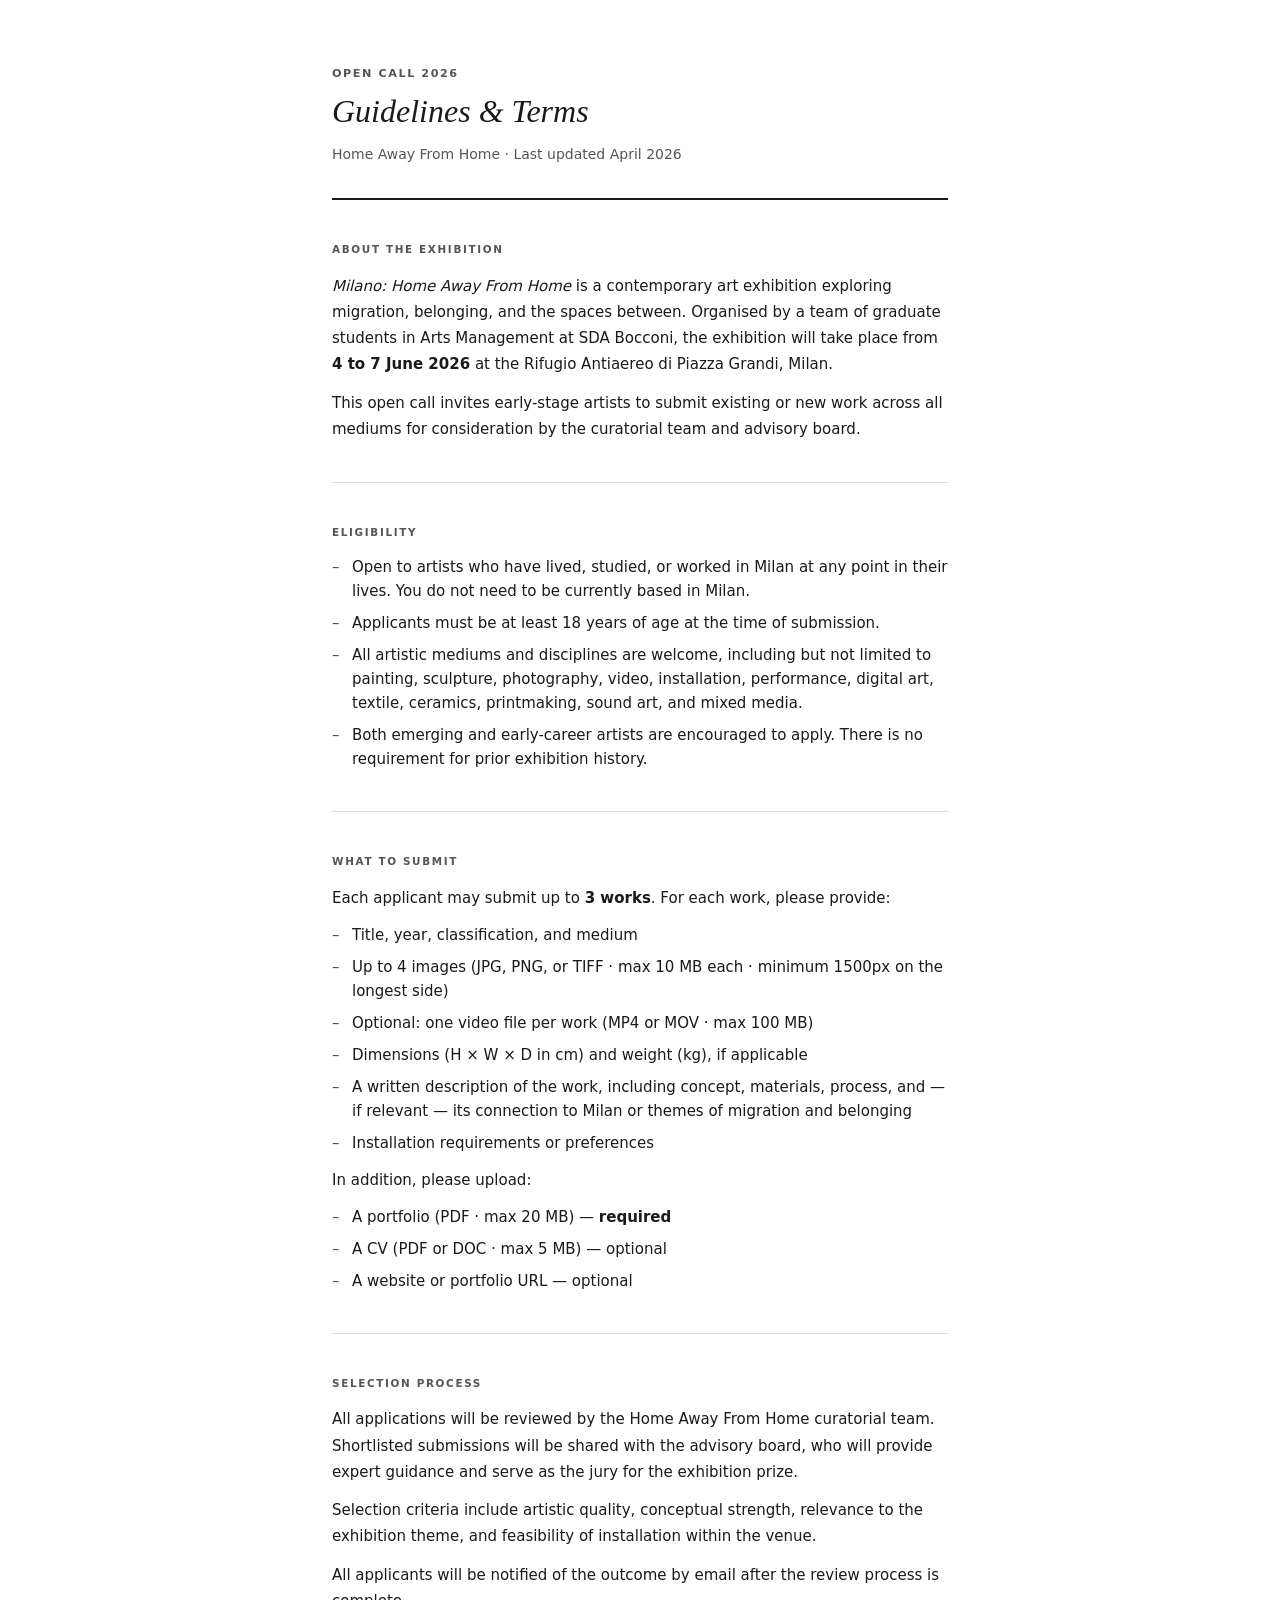
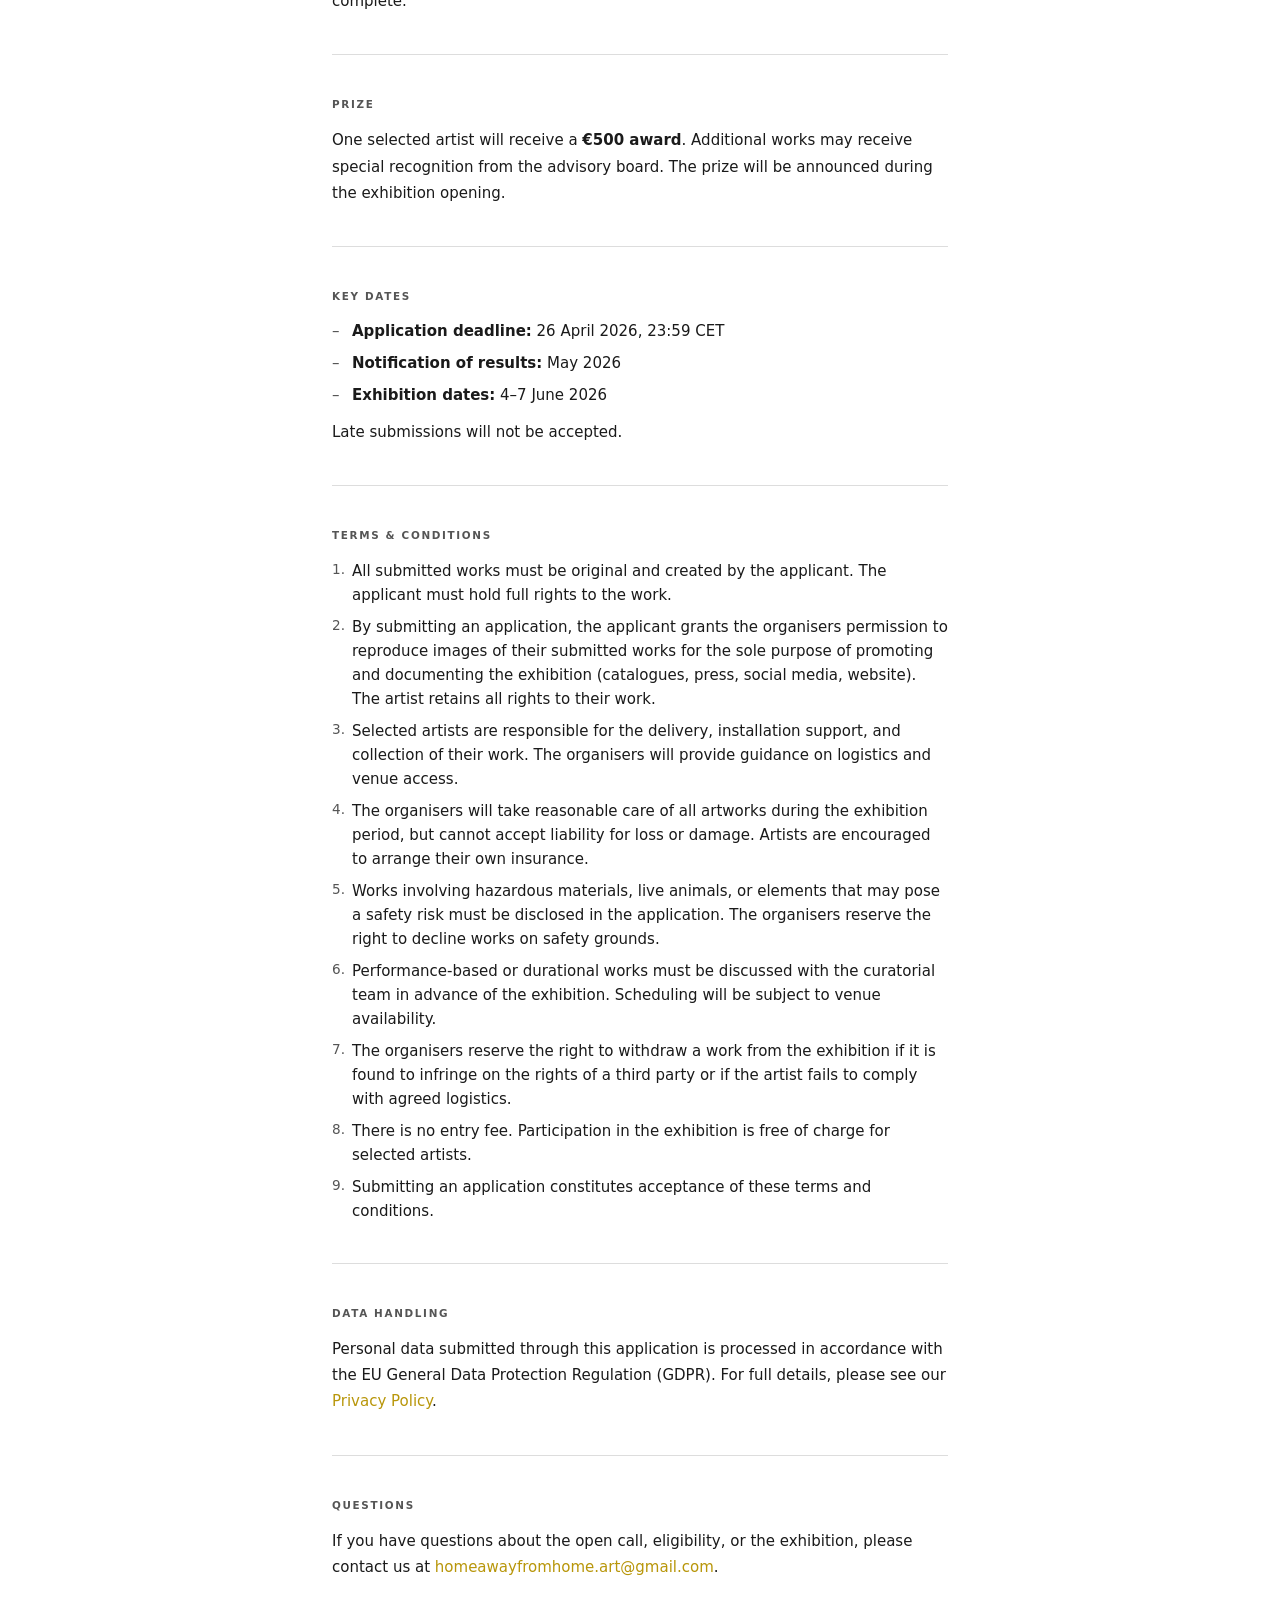
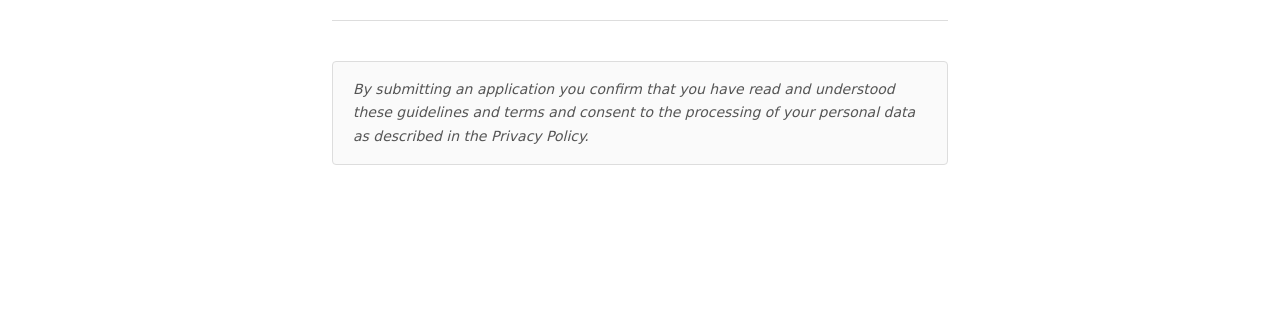
<file: guidelines.html>
<!DOCTYPE html>
<html lang="en">
<head>
<meta charset="UTF-8">
<meta name="viewport" content="width=device-width, initial-scale=1.0">
<title>Open Call Guidelines &amp; Terms — Home Away From Home 2026</title>
<style>
  *, *::before, *::after { margin: 0; padding: 0; box-sizing: border-box; }

  :root {
    --text:    #1a1a1a;
    --muted:   #555;
    --accent:  #b8960a;
    --border:  #ddd;
    --font-sans: system-ui, -apple-system, "Segoe UI", Roboto, sans-serif;
    --font-serif: Georgia, "Times New Roman", serif;
  }

  body {
    background: #fff;
    color: var(--text);
    font-family: var(--font-sans);
    -webkit-font-smoothing: antialiased;
    padding: 4rem 2rem;
    max-width: 680px;
    margin: 0 auto;
    line-height: 1.6;
  }

  .doc-header {
    padding-bottom: 2rem;
    margin-bottom: 2.5rem;
    border-bottom: 2px solid var(--text);
  }

  .doc-eyebrow {
    font-size: 0.7rem;
    font-weight: 700;
    letter-spacing: 0.14em;
    text-transform: uppercase;
    color: var(--muted);
    margin-bottom: 0.5rem;
  }

  .doc-title {
    font-family: var(--font-serif);
    font-size: 2rem;
    font-style: italic;
    font-weight: 400;
    line-height: 1.2;
    color: var(--text);
    margin-bottom: 0.75rem;
  }

  .doc-meta {
    font-size: 0.875rem;
    color: var(--muted);
  }

  .section {
    margin-bottom: 2.5rem;
    padding-bottom: 2.5rem;
    border-bottom: 1px solid var(--border);
  }

  .section:last-child {
    border-bottom: none;
  }

  .section-title {
    font-size: 0.65rem;
    font-weight: 700;
    letter-spacing: 0.16em;
    text-transform: uppercase;
    color: var(--muted);
    margin-bottom: 0.875rem;
  }

  p {
    font-size: 0.9375rem;
    color: var(--text);
    line-height: 1.75;
    margin-bottom: 0.75rem;
  }

  p:last-child { margin-bottom: 0; }

  p.muted {
    color: var(--muted);
    font-style: italic;
    font-size: 0.875rem;
  }

  ul, ol {
    display: flex;
    flex-direction: column;
    gap: 0.5rem;
    margin-top: 0.25rem;
    margin-bottom: 0.75rem;
    padding-left: 0;
    list-style: none;
  }

  ul:last-child, ol:last-child { margin-bottom: 0; }

  ul li, ol li {
    font-size: 0.9375rem;
    color: var(--text);
    line-height: 1.6;
    padding-left: 1.25rem;
    position: relative;
  }

  ul li::before {
    content: "–";
    position: absolute;
    left: 0;
    color: var(--muted);
  }

  ol { counter-reset: item; }
  ol li { counter-increment: item; }
  ol li::before {
    content: counter(item) ".";
    position: absolute;
    left: 0;
    color: var(--muted);
    font-size: 0.85rem;
  }

  a {
    color: var(--accent);
    text-decoration: none;
  }

  a:hover {
    text-decoration: underline;
  }

  .highlight {
    background: #fafafa;
    border: 1px solid var(--border);
    border-radius: 4px;
    padding: 1rem 1.25rem;
    font-size: 0.875rem;
    color: var(--muted);
    font-style: italic;
    line-height: 1.65;
  }

  strong { font-weight: 600; }

  @media print {
    body { padding: 2rem; }
    .section { page-break-inside: avoid; }
  }
</style>
</head>
<body>

  <div class="doc-header">
    <p class="doc-eyebrow">Open Call 2026</p>
    <h1 class="doc-title">Guidelines &amp; Terms</h1>
    <p class="doc-meta">Home Away From Home &middot; Last updated April 2026</p>
  </div>

  <!-- About -->
  <div class="section">
    <p class="section-title">About the Exhibition</p>
    <p><em>Milano: Home Away From Home</em> is a contemporary art exhibition exploring migration, belonging, and the spaces between. Organised by a team of graduate students in Arts Management at SDA Bocconi, the exhibition will take place from <strong>4 to 7 June 2026</strong> at the Rifugio Antiaereo di Piazza Grandi, Milan.</p>
    <p>This open call invites early-stage artists to submit existing or new work across all mediums for consideration by the curatorial team and advisory board.</p>
  </div>

  <!-- Eligibility -->
  <div class="section">
    <p class="section-title">Eligibility</p>
    <ul>
      <li>Open to artists who have lived, studied, or worked in Milan at any point in their lives. You do not need to be currently based in Milan.</li>
      <li>Applicants must be at least 18 years of age at the time of submission.</li>
      <li>All artistic mediums and disciplines are welcome, including but not limited to painting, sculpture, photography, video, installation, performance, digital art, textile, ceramics, printmaking, sound art, and mixed media.</li>
      <li>Both emerging and early-career artists are encouraged to apply. There is no requirement for prior exhibition history.</li>
    </ul>
  </div>

  <!-- What to submit -->
  <div class="section">
    <p class="section-title">What to Submit</p>
    <p>Each applicant may submit up to <strong>3 works</strong>. For each work, please provide:</p>
    <ul>
      <li>Title, year, classification, and medium</li>
      <li>Up to 4 images (JPG, PNG, or TIFF &middot; max 10 MB each &middot; minimum 1500px on the longest side)</li>
      <li>Optional: one video file per work (MP4 or MOV &middot; max 100 MB)</li>
      <li>Dimensions (H &times; W &times; D in cm) and weight (kg), if applicable</li>
      <li>A written description of the work, including concept, materials, process, and — if relevant — its connection to Milan or themes of migration and belonging</li>
      <li>Installation requirements or preferences</li>
    </ul>
    <p>In addition, please upload:</p>
    <ul>
      <li>A portfolio (PDF &middot; max 20 MB) — <strong>required</strong></li>
      <li>A CV (PDF or DOC &middot; max 5 MB) — optional</li>
      <li>A website or portfolio URL — optional</li>
    </ul>
  </div>

  <!-- Selection process -->
  <div class="section">
    <p class="section-title">Selection Process</p>
    <p>All applications will be reviewed by the Home Away From Home curatorial team. Shortlisted submissions will be shared with the advisory board, who will provide expert guidance and serve as the jury for the exhibition prize.</p>
    <p>Selection criteria include artistic quality, conceptual strength, relevance to the exhibition theme, and feasibility of installation within the venue.</p>
    <p>All applicants will be notified of the outcome by email after the review process is complete.</p>
  </div>

  <!-- Prize -->
  <div class="section">
    <p class="section-title">Prize</p>
    <p>One selected artist will receive a <strong>&euro;500 award</strong>. Additional works may receive special recognition from the advisory board. The prize will be announced during the exhibition opening.</p>
  </div>

  <!-- Key dates -->
  <div class="section">
    <p class="section-title">Key Dates</p>
    <ul>
      <li><strong>Application deadline:</strong> 26 April 2026, 23:59 CET</li>
      <li><strong>Notification of results:</strong> May 2026</li>
      <li><strong>Exhibition dates:</strong> 4–7 June 2026</li>
    </ul>
    <p>Late submissions will not be accepted.</p>
  </div>

  <!-- Terms -->
  <div class="section">
    <p class="section-title">Terms &amp; Conditions</p>
    <ol>
      <li>All submitted works must be original and created by the applicant. The applicant must hold full rights to the work.</li>
      <li>By submitting an application, the applicant grants the organisers permission to reproduce images of their submitted works for the sole purpose of promoting and documenting the exhibition (catalogues, press, social media, website). The artist retains all rights to their work.</li>
      <li>Selected artists are responsible for the delivery, installation support, and collection of their work. The organisers will provide guidance on logistics and venue access.</li>
      <li>The organisers will take reasonable care of all artworks during the exhibition period, but cannot accept liability for loss or damage. Artists are encouraged to arrange their own insurance.</li>
      <li>Works involving hazardous materials, live animals, or elements that may pose a safety risk must be disclosed in the application. The organisers reserve the right to decline works on safety grounds.</li>
      <li>Performance-based or durational works must be discussed with the curatorial team in advance of the exhibition. Scheduling will be subject to venue availability.</li>
      <li>The organisers reserve the right to withdraw a work from the exhibition if it is found to infringe on the rights of a third party or if the artist fails to comply with agreed logistics.</li>
      <li>There is no entry fee. Participation in the exhibition is free of charge for selected artists.</li>
      <li>Submitting an application constitutes acceptance of these terms and conditions.</li>
    </ol>
  </div>

  <!-- Data handling -->
  <div class="section">
    <p class="section-title">Data Handling</p>
    <p>Personal data submitted through this application is processed in accordance with the EU General Data Protection Regulation (GDPR). For full details, please see our <a href="privacy.html">Privacy Policy</a>.</p>
  </div>

  <!-- Contact -->
  <div class="section">
    <p class="section-title">Questions</p>
    <p>If you have questions about the open call, eligibility, or the exhibition, please contact us at <a href="mailto:homeawayfromhome.art@gmail.com">homeawayfromhome.art@gmail.com</a>.</p>
  </div>

  <!-- Final note -->
  <div class="section">
    <p class="highlight">By submitting an application you confirm that you have read and understood these guidelines and terms and consent to the processing of your personal data as described in the Privacy Policy.</p>
  </div>

</body>
</html>
</file>
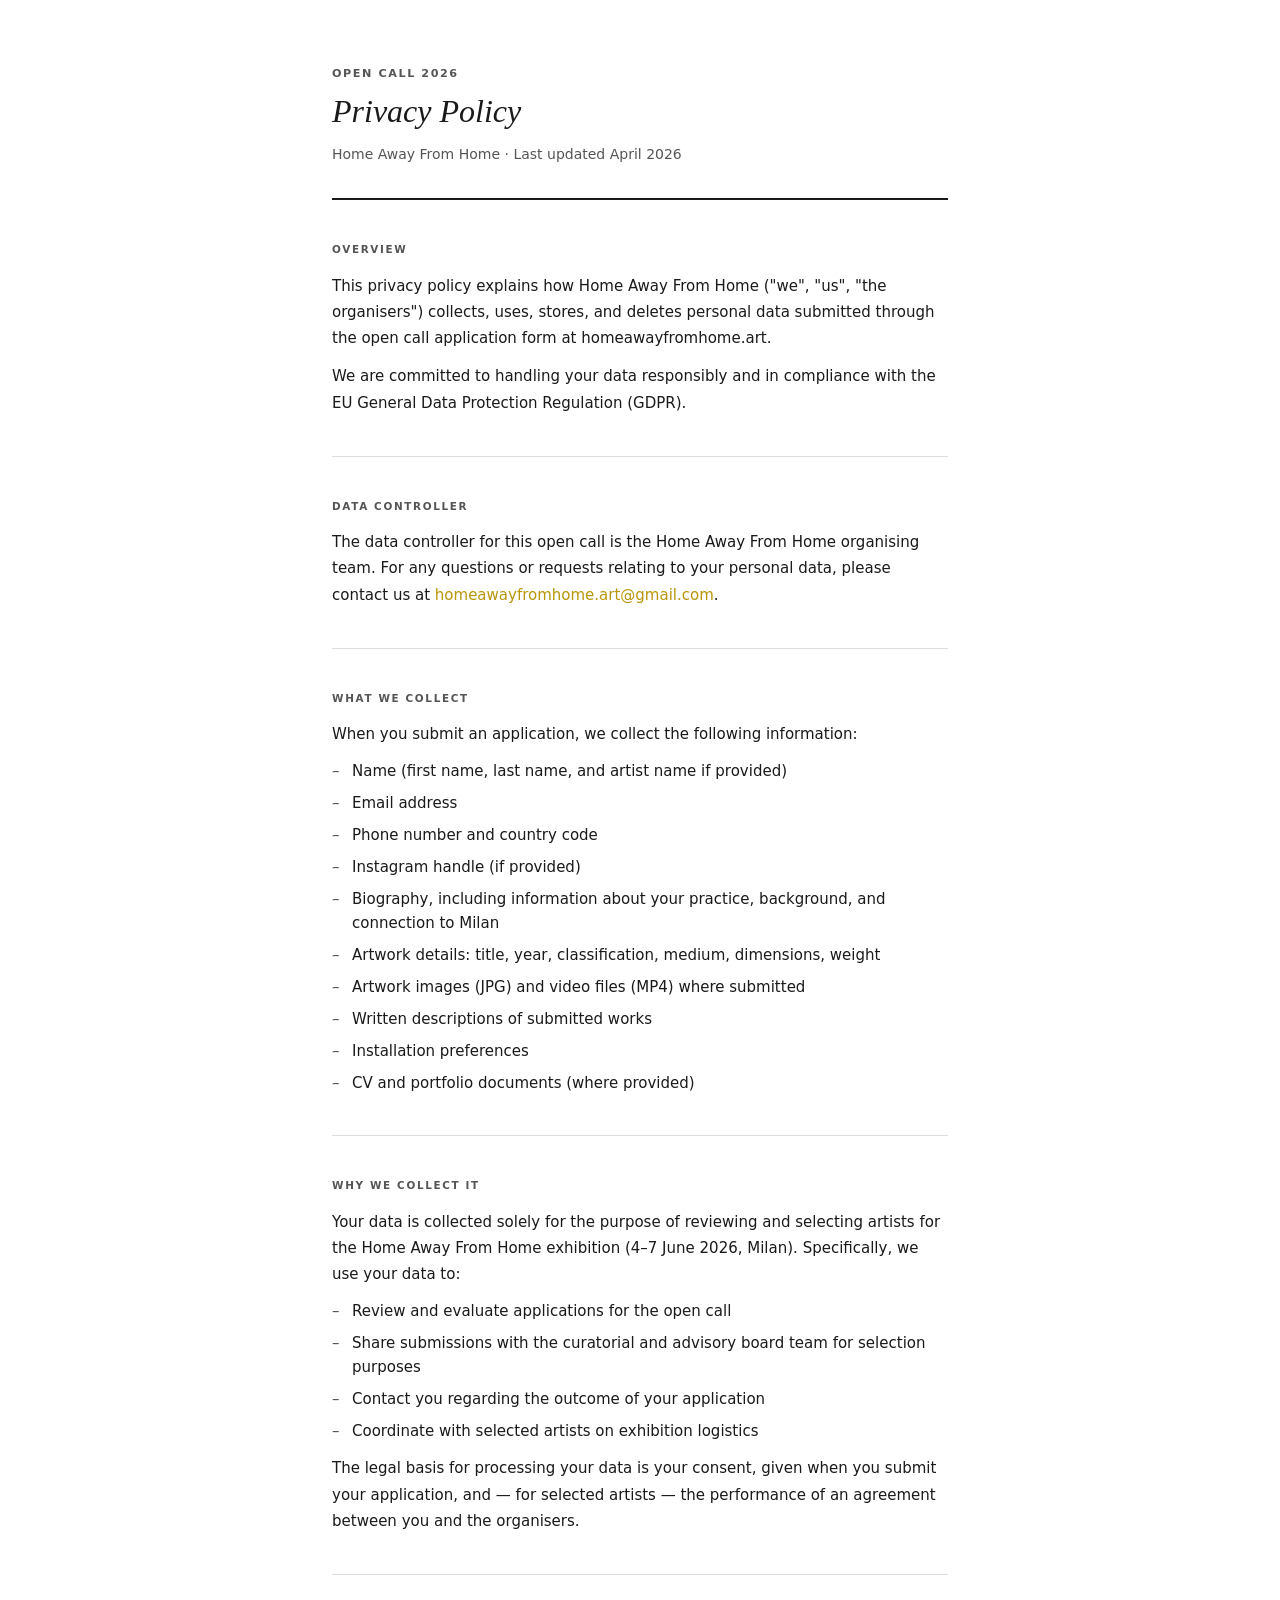
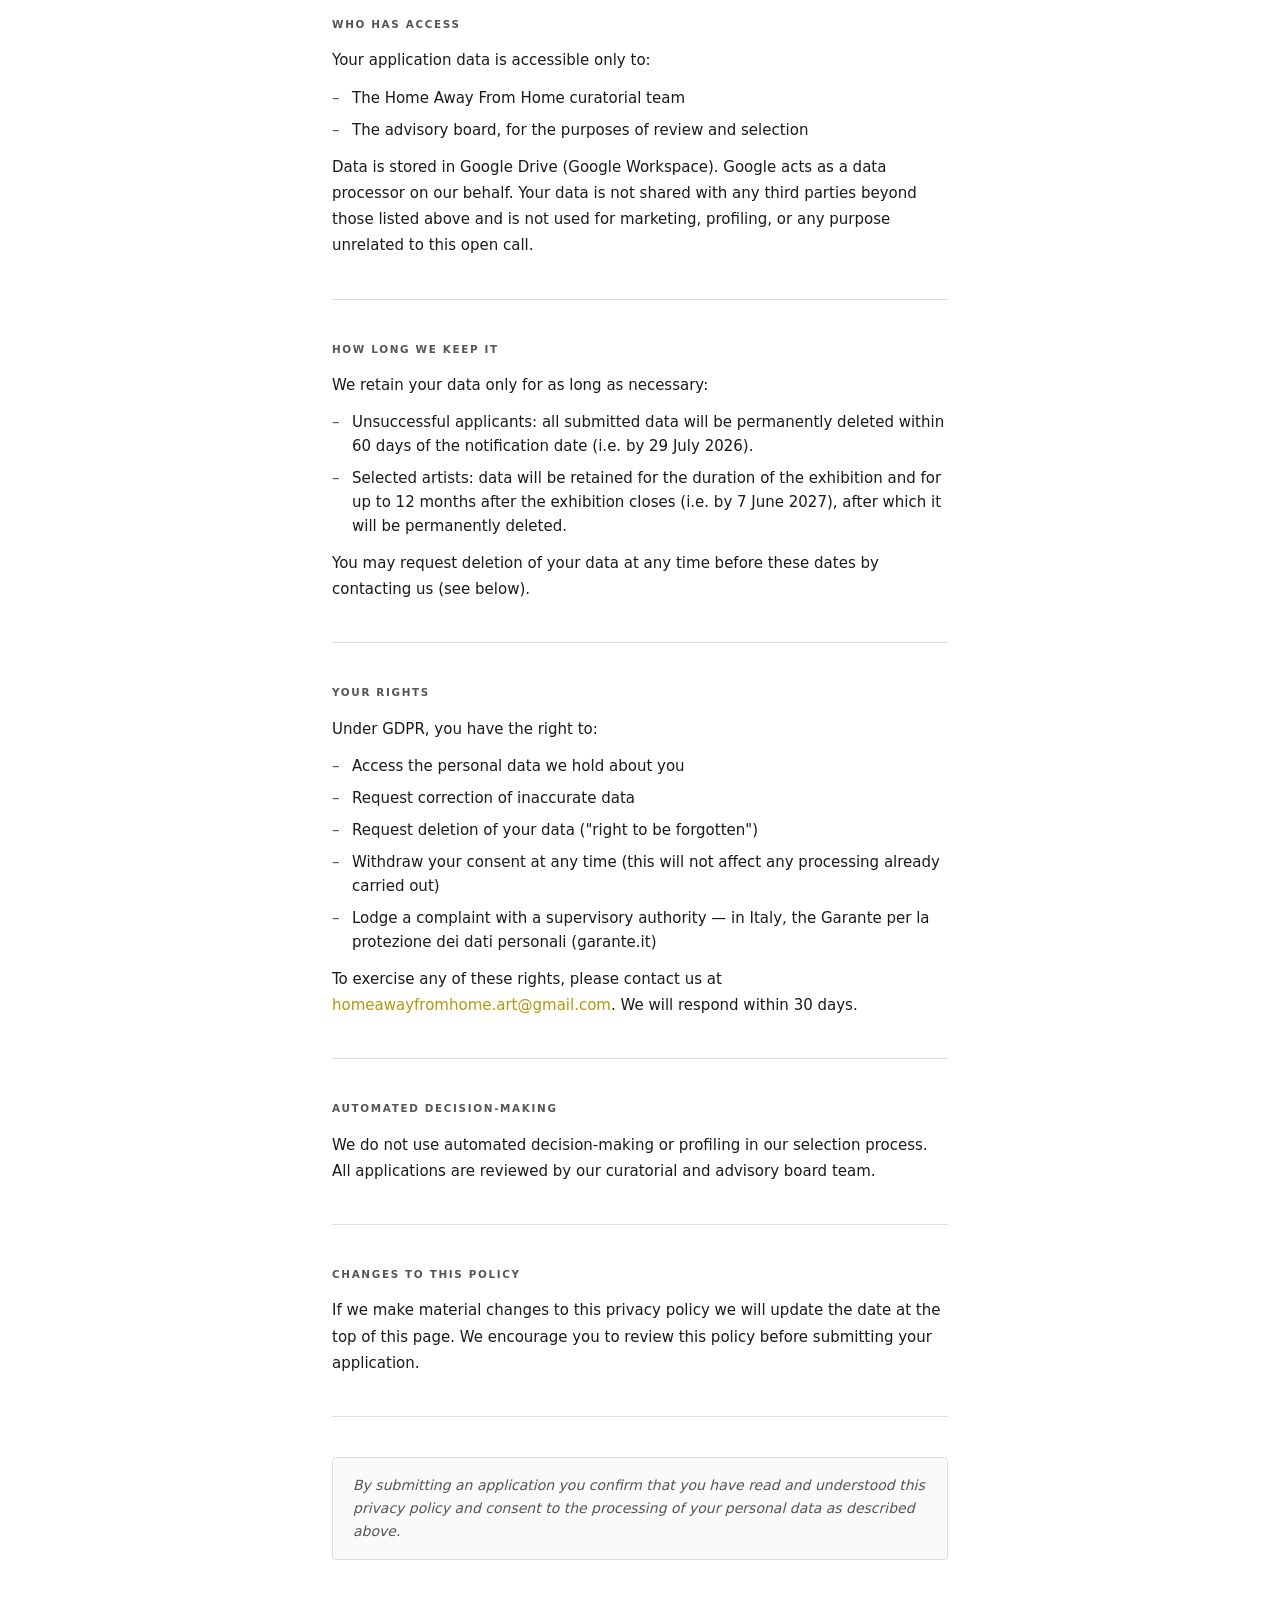
<file: privacy.html>
<!DOCTYPE html>
<html lang="en">
<head>
<meta charset="UTF-8">
<meta name="viewport" content="width=device-width, initial-scale=1.0">
<title>Privacy Policy — Home Away From Home Open Call 2026</title>
<style>
  *, *::before, *::after { margin: 0; padding: 0; box-sizing: border-box; }

  :root {
    --text:    #1a1a1a;
    --muted:   #555;
    --accent:  #b8960a;
    --border:  #ddd;
    --font-sans: system-ui, -apple-system, "Segoe UI", Roboto, sans-serif;
    --font-serif: Georgia, "Times New Roman", serif;
  }

  body {
    background: #fff;
    color: var(--text);
    font-family: var(--font-sans);
    -webkit-font-smoothing: antialiased;
    padding: 4rem 2rem;
    max-width: 680px;
    margin: 0 auto;
    line-height: 1.6;
  }

  .doc-header {
    padding-bottom: 2rem;
    margin-bottom: 2.5rem;
    border-bottom: 2px solid var(--text);
  }

  .doc-eyebrow {
    font-size: 0.7rem;
    font-weight: 700;
    letter-spacing: 0.14em;
    text-transform: uppercase;
    color: var(--muted);
    margin-bottom: 0.5rem;
  }

  .doc-title {
    font-family: var(--font-serif);
    font-size: 2rem;
    font-style: italic;
    font-weight: 400;
    line-height: 1.2;
    color: var(--text);
    margin-bottom: 0.75rem;
  }

  .doc-meta {
    font-size: 0.875rem;
    color: var(--muted);
  }

  .section {
    margin-bottom: 2.5rem;
    padding-bottom: 2.5rem;
    border-bottom: 1px solid var(--border);
  }

  .section:last-child {
    border-bottom: none;
  }

  .section-title {
    font-size: 0.65rem;
    font-weight: 700;
    letter-spacing: 0.16em;
    text-transform: uppercase;
    color: var(--muted);
    margin-bottom: 0.875rem;
  }

  p {
    font-size: 0.9375rem;
    color: var(--text);
    line-height: 1.75;
    margin-bottom: 0.75rem;
  }

  p:last-child { margin-bottom: 0; }

  p.muted {
    color: var(--muted);
    font-style: italic;
    font-size: 0.875rem;
  }

  ul {
    list-style: none;
    display: flex;
    flex-direction: column;
    gap: 0.5rem;
    margin-top: 0.25rem;
    margin-bottom: 0.75rem;
  }

  ul:last-child { margin-bottom: 0; }

  ul li {
    font-size: 0.9375rem;
    color: var(--text);
    line-height: 1.6;
    padding-left: 1.25rem;
    position: relative;
  }

  ul li::before {
    content: "–";
    position: absolute;
    left: 0;
    color: var(--muted);
  }

  a {
    color: var(--accent);
    text-decoration: none;
  }

  a:hover {
    text-decoration: underline;
  }

  .highlight {
    background: #fafafa;
    border: 1px solid var(--border);
    border-radius: 4px;
    padding: 1rem 1.25rem;
    font-size: 0.875rem;
    color: var(--muted);
    font-style: italic;
    line-height: 1.65;
  }

  @media print {
    body { padding: 2rem; }
    .section { page-break-inside: avoid; }
  }
</style>
</head>
<body>

  <div class="doc-header">
    <p class="doc-eyebrow">Open Call 2026</p>
    <h1 class="doc-title">Privacy Policy</h1>
    <p class="doc-meta">Home Away From Home · Last updated April 2026</p>
  </div>

  <!-- Overview -->
  <div class="section">
    <p class="section-title">Overview</p>
    <p>This privacy policy explains how Home Away From Home ("we", "us", "the organisers") collects, uses, stores, and deletes personal data submitted through the open call application form at homeawayfromhome.art.</p>
    <p>We are committed to handling your data responsibly and in compliance with the EU General Data Protection Regulation (GDPR).</p>
  </div>

  <!-- Who is responsible -->
  <div class="section">
    <p class="section-title">Data Controller</p>
    <p>The data controller for this open call is the Home Away From Home organising team. For any questions or requests relating to your personal data, please contact us at <a href="mailto:homeawayfromhome.art@gmail.com">homeawayfromhome.art@gmail.com</a>.</p>
  </div>

  <!-- What we collect -->
  <div class="section">
    <p class="section-title">What We Collect</p>
    <p>When you submit an application, we collect the following information:</p>
    <ul>
      <li>Name (first name, last name, and artist name if provided)</li>
      <li>Email address</li>
      <li>Phone number and country code</li>
      <li>Instagram handle (if provided)</li>
      <li>Biography, including information about your practice, background, and connection to Milan</li>
      <li>Artwork details: title, year, classification, medium, dimensions, weight</li>
      <li>Artwork images (JPG) and video files (MP4) where submitted</li>
      <li>Written descriptions of submitted works</li>
      <li>Installation preferences</li>
      <li>CV and portfolio documents (where provided)</li>
    </ul>
  </div>

  <!-- Why we collect it -->
  <div class="section">
    <p class="section-title">Why We Collect It</p>
    <p>Your data is collected solely for the purpose of reviewing and selecting artists for the Home Away From Home exhibition (4–7 June 2026, Milan). Specifically, we use your data to:</p>
    <ul>
      <li>Review and evaluate applications for the open call</li>
      <li>Share submissions with the curatorial and advisory board team for selection purposes</li>
      <li>Contact you regarding the outcome of your application</li>
      <li>Coordinate with selected artists on exhibition logistics</li>
    </ul>
    <p>The legal basis for processing your data is your consent, given when you submit your application, and — for selected artists — the performance of an agreement between you and the organisers.</p>
  </div>

  <!-- Who can access it -->
  <div class="section">
    <p class="section-title">Who Has Access</p>
    <p>Your application data is accessible only to:</p>
    <ul>
      <li>The Home Away From Home curatorial team</li>
      <li>The advisory board, for the purposes of review and selection</li>
    </ul>
    <p>Data is stored in Google Drive (Google Workspace). Google acts as a data processor on our behalf. Your data is not shared with any third parties beyond those listed above and is not used for marketing, profiling, or any purpose unrelated to this open call.</p>
  </div>

  <!-- How long we keep it -->
  <div class="section">
    <p class="section-title">How Long We Keep It</p>
    <p>We retain your data only for as long as necessary:</p>
    <ul>
      <li>Unsuccessful applicants: all submitted data will be permanently deleted within 60 days of the notification date (i.e. by 29 July 2026).</li>
      <li>Selected artists: data will be retained for the duration of the exhibition and for up to 12 months after the exhibition closes (i.e. by 7 June 2027), after which it will be permanently deleted.</li>
    </ul>
    <p>You may request deletion of your data at any time before these dates by contacting us (see below).</p>
  </div>

  <!-- Your rights -->
  <div class="section">
    <p class="section-title">Your Rights</p>
    <p>Under GDPR, you have the right to:</p>
    <ul>
      <li>Access the personal data we hold about you</li>
      <li>Request correction of inaccurate data</li>
      <li>Request deletion of your data ("right to be forgotten")</li>
      <li>Withdraw your consent at any time (this will not affect any processing already carried out)</li>
      <li>Lodge a complaint with a supervisory authority — in Italy, the Garante per la protezione dei dati personali (garante.it)</li>
    </ul>
    <p>To exercise any of these rights, please contact us at <a href="mailto:homeawayfromhome.art@gmail.com">homeawayfromhome.art@gmail.com</a>. We will respond within 30 days.</p>
  </div>

  <!-- No automated decisions -->
  <div class="section">
    <p class="section-title">Automated Decision-Making</p>
    <p>We do not use automated decision-making or profiling in our selection process. All applications are reviewed by our curatorial and advisory board team.</p>
  </div>

  <!-- Changes -->
  <div class="section">
    <p class="section-title">Changes to This Policy</p>
    <p>If we make material changes to this privacy policy we will update the date at the top of this page. We encourage you to review this policy before submitting your application.</p>
  </div>

  <!-- Final note -->
  <div class="section">
    <p class="highlight">By submitting an application you confirm that you have read and understood this privacy policy and consent to the processing of your personal data as described above.</p>
  </div>

</body>
</html>
</file>
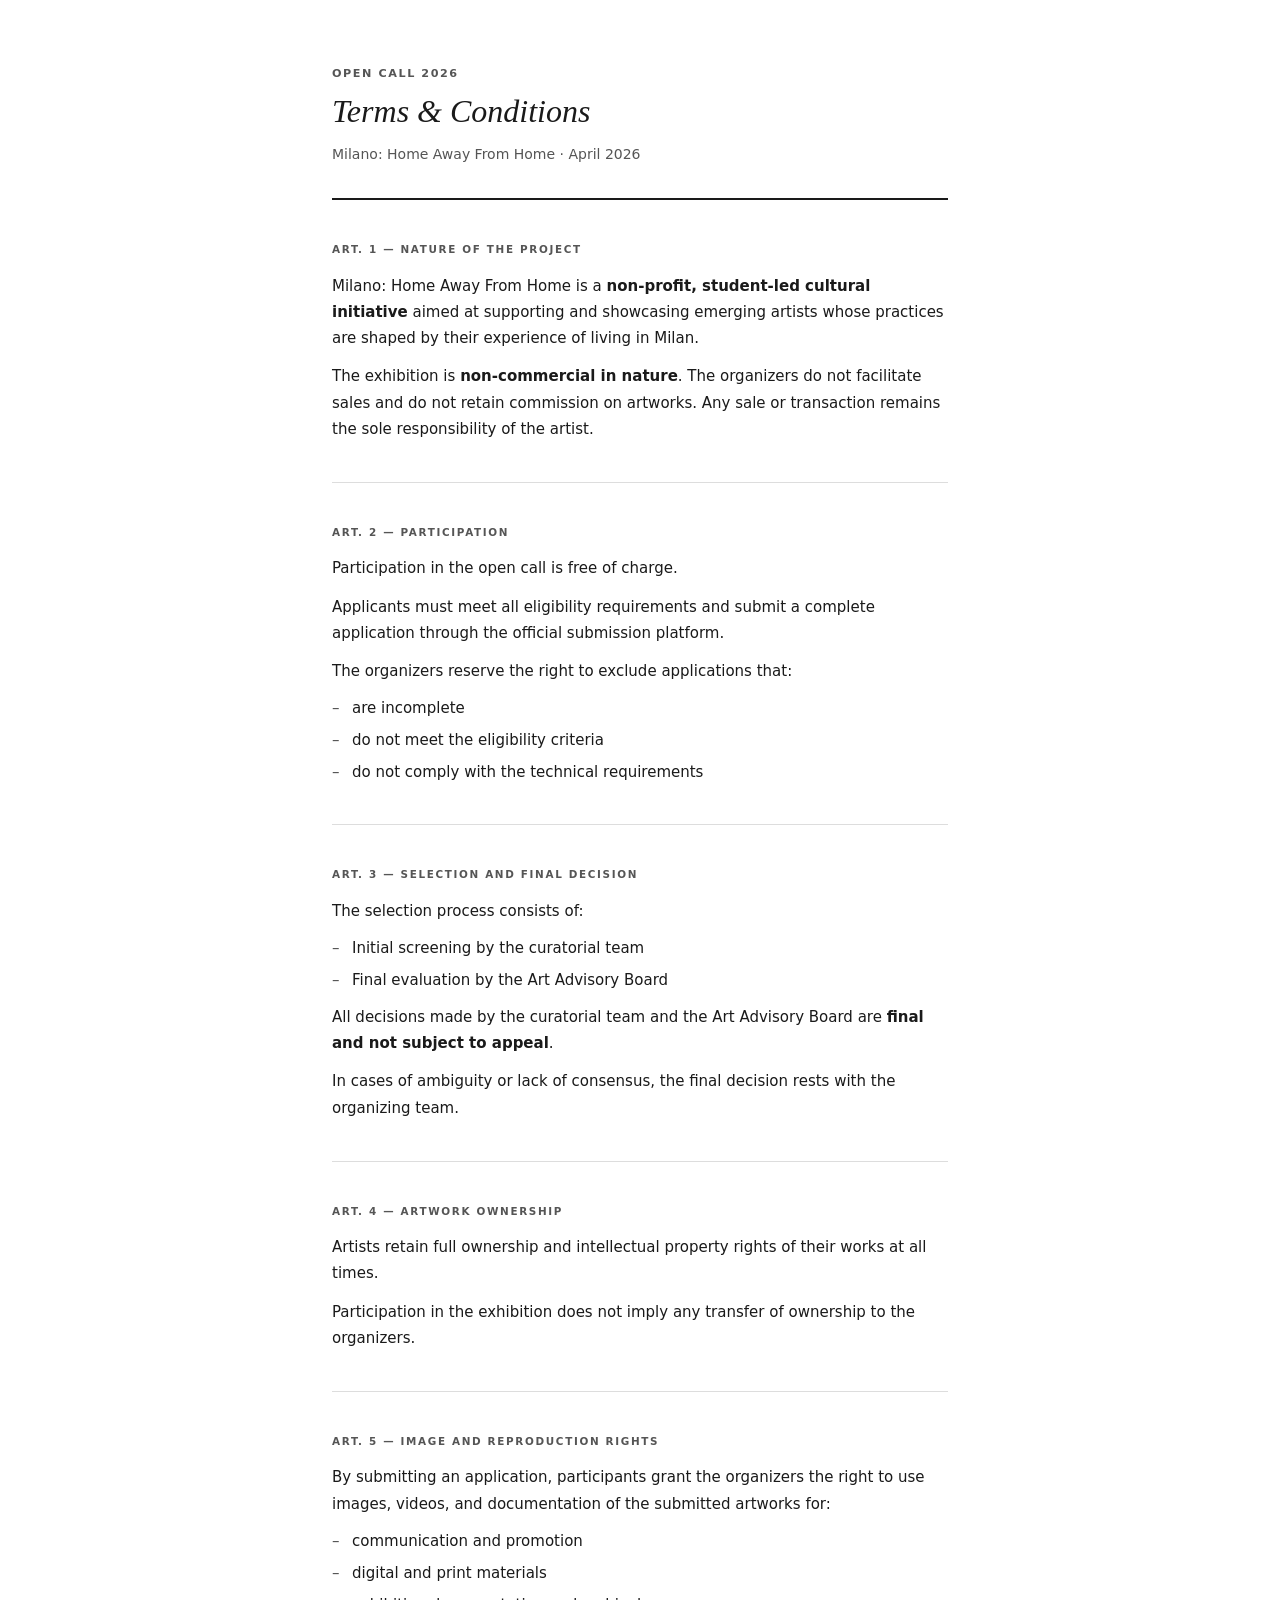
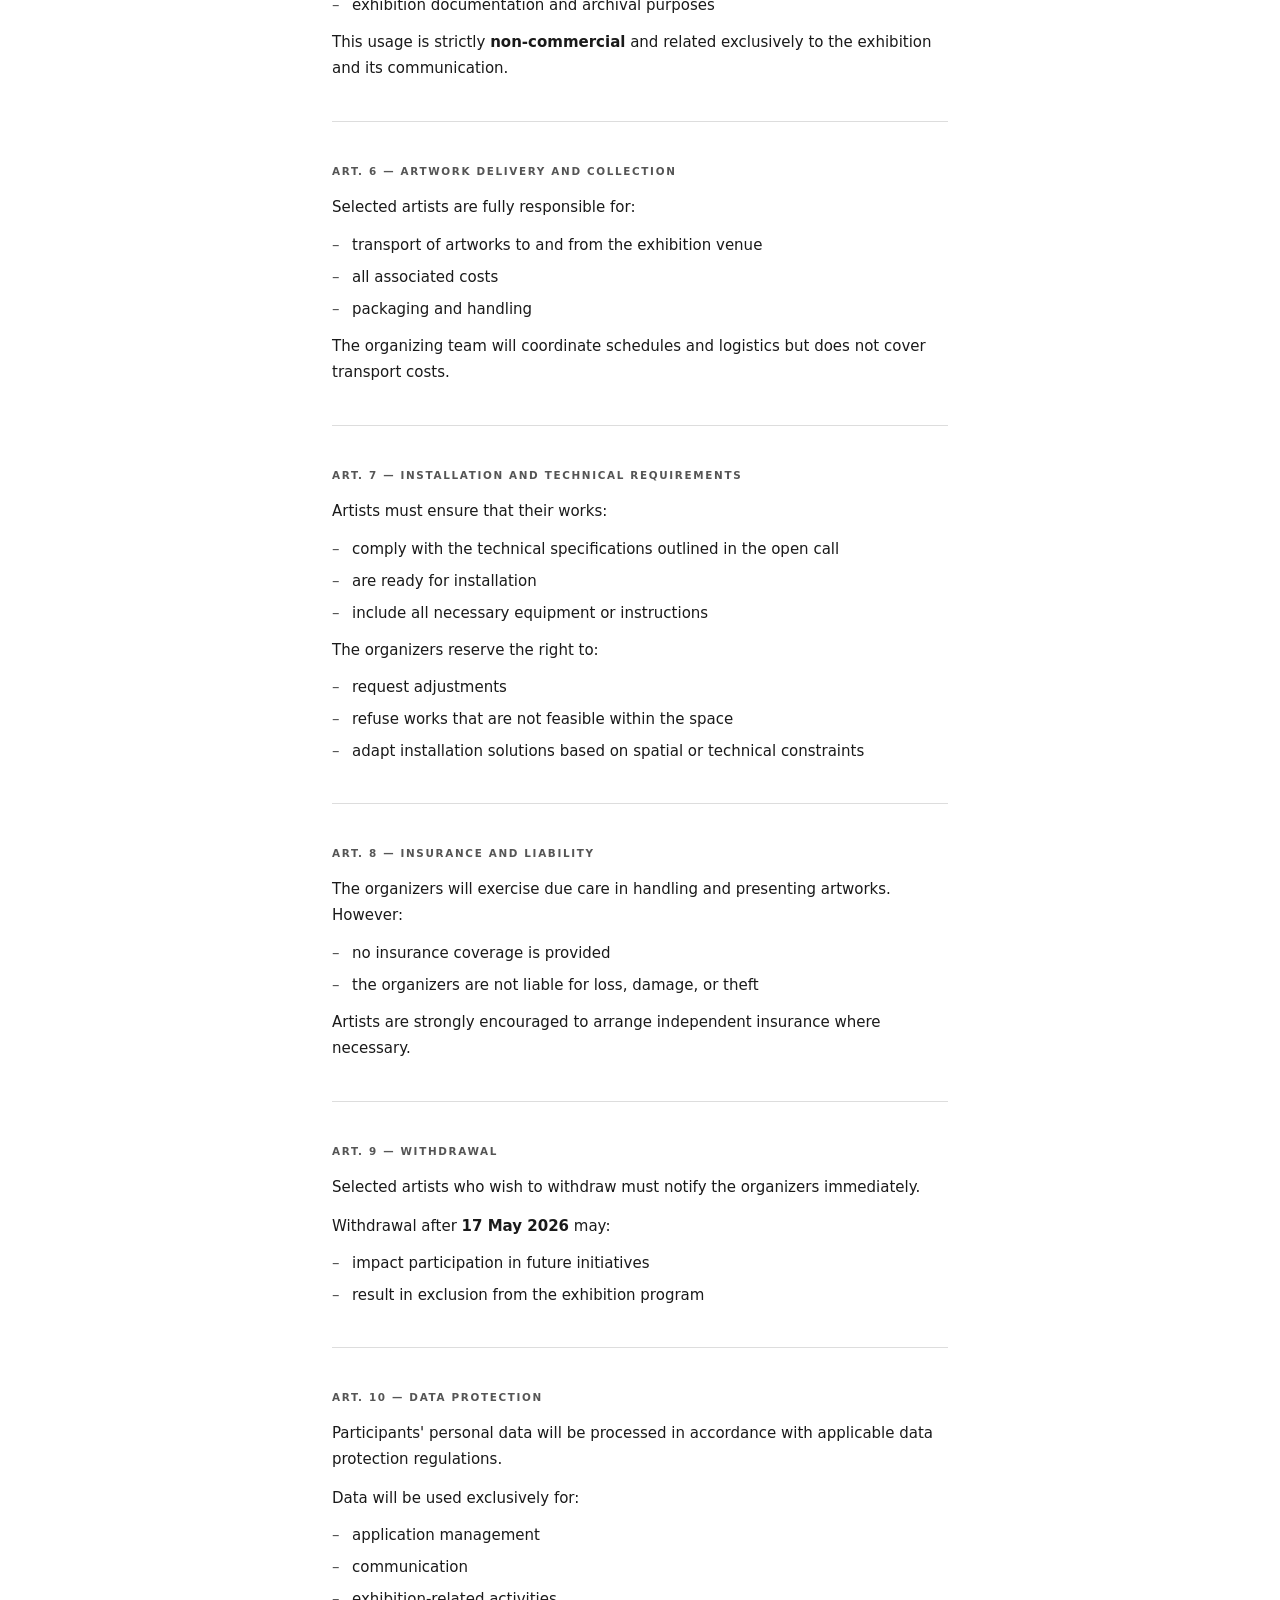
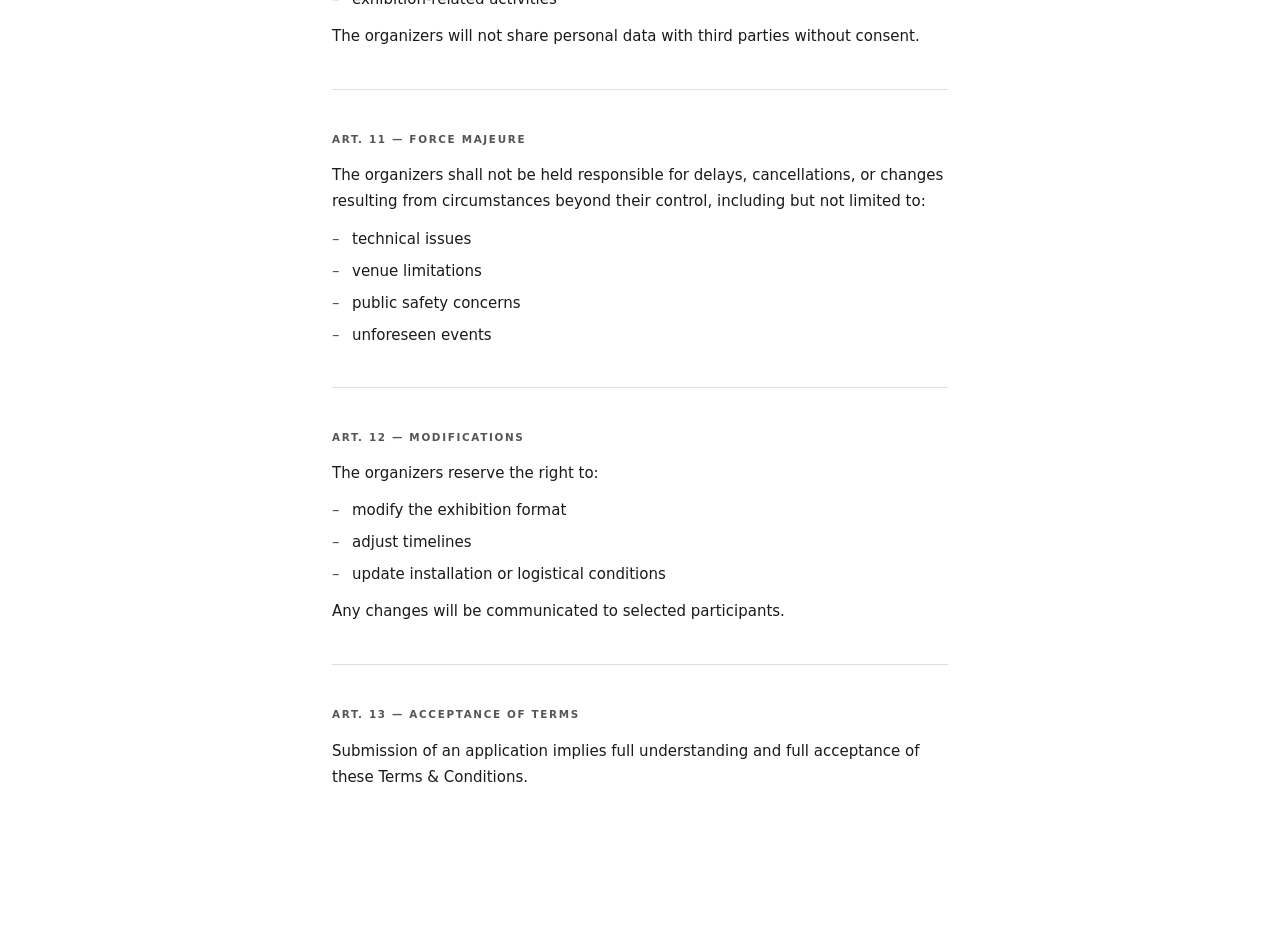
<file: terms.html>
<!DOCTYPE html>
<html lang="en">
<head>
<meta charset="UTF-8">
<meta name="viewport" content="width=device-width, initial-scale=1.0">
<title>Terms &amp; Conditions — Home Away From Home Open Call 2026</title>
<style>
  *, *::before, *::after { margin: 0; padding: 0; box-sizing: border-box; }

  :root {
    --text:    #1a1a1a;
    --muted:   #555;
    --accent:  #b8960a;
    --border:  #ddd;
    --font-sans: system-ui, -apple-system, "Segoe UI", Roboto, sans-serif;
    --font-serif: Georgia, "Times New Roman", serif;
  }

  body {
    background: #fff;
    color: var(--text);
    font-family: var(--font-sans);
    -webkit-font-smoothing: antialiased;
    padding: 4rem 2rem;
    max-width: 680px;
    margin: 0 auto;
    line-height: 1.6;
  }

  .doc-header {
    padding-bottom: 2rem;
    margin-bottom: 2.5rem;
    border-bottom: 2px solid var(--text);
  }

  .doc-eyebrow {
    font-size: 0.7rem;
    font-weight: 700;
    letter-spacing: 0.14em;
    text-transform: uppercase;
    color: var(--muted);
    margin-bottom: 0.5rem;
  }

  .doc-title {
    font-family: var(--font-serif);
    font-size: 2rem;
    font-style: italic;
    font-weight: 400;
    line-height: 1.2;
    color: var(--text);
    margin-bottom: 0.75rem;
  }

  .doc-meta {
    font-size: 0.875rem;
    color: var(--muted);
  }

  .section {
    margin-bottom: 2.5rem;
    padding-bottom: 2.5rem;
    border-bottom: 1px solid var(--border);
  }

  .section:last-child {
    border-bottom: none;
  }

  .section-title {
    font-size: 0.65rem;
    font-weight: 700;
    letter-spacing: 0.16em;
    text-transform: uppercase;
    color: var(--muted);
    margin-bottom: 0.875rem;
  }

  p {
    font-size: 0.9375rem;
    color: var(--text);
    line-height: 1.75;
    margin-bottom: 0.75rem;
  }

  p:last-child { margin-bottom: 0; }

  ul {
    list-style: none;
    display: flex;
    flex-direction: column;
    gap: 0.5rem;
    margin-top: 0.25rem;
    margin-bottom: 0.75rem;
  }

  ul:last-child { margin-bottom: 0; }

  ul li {
    font-size: 0.9375rem;
    color: var(--text);
    line-height: 1.6;
    padding-left: 1.25rem;
    position: relative;
  }

  ul li::before {
    content: "–";
    position: absolute;
    left: 0;
    color: var(--muted);
  }

  a {
    color: var(--accent);
    text-decoration: none;
  }

  a:hover { text-decoration: underline; }

  strong { font-weight: 600; }

  @media print {
    body { padding: 2rem; }
    .section { page-break-inside: avoid; }
  }
</style>
</head>
<body>

  <div class="doc-header">
    <p class="doc-eyebrow">Open Call 2026</p>
    <h1 class="doc-title">Terms &amp; Conditions</h1>
    <p class="doc-meta">Milano: Home Away From Home &middot; April 2026</p>
  </div>

  <div class="section">
    <p class="section-title">Art. 1 — Nature of the Project</p>
    <p>Milano: Home Away From Home is a <strong>non-profit, student-led cultural initiative</strong> aimed at supporting and showcasing emerging artists whose practices are shaped by their experience of living in Milan.</p>
    <p>The exhibition is <strong>non-commercial in nature</strong>. The organizers do not facilitate sales and do not retain commission on artworks. Any sale or transaction remains the sole responsibility of the artist.</p>
  </div>

  <div class="section">
    <p class="section-title">Art. 2 — Participation</p>
    <p>Participation in the open call is free of charge.</p>
    <p>Applicants must meet all eligibility requirements and submit a complete application through the official submission platform.</p>
    <p>The organizers reserve the right to exclude applications that:</p>
    <ul>
      <li>are incomplete</li>
      <li>do not meet the eligibility criteria</li>
      <li>do not comply with the technical requirements</li>
    </ul>
  </div>

  <div class="section">
    <p class="section-title">Art. 3 — Selection and Final Decision</p>
    <p>The selection process consists of:</p>
    <ul>
      <li>Initial screening by the curatorial team</li>
      <li>Final evaluation by the Art Advisory Board</li>
    </ul>
    <p>All decisions made by the curatorial team and the Art Advisory Board are <strong>final and not subject to appeal</strong>.</p>
    <p>In cases of ambiguity or lack of consensus, the final decision rests with the organizing team.</p>
  </div>

  <div class="section">
    <p class="section-title">Art. 4 — Artwork Ownership</p>
    <p>Artists retain full ownership and intellectual property rights of their works at all times.</p>
    <p>Participation in the exhibition does not imply any transfer of ownership to the organizers.</p>
  </div>

  <div class="section">
    <p class="section-title">Art. 5 — Image and Reproduction Rights</p>
    <p>By submitting an application, participants grant the organizers the right to use images, videos, and documentation of the submitted artworks for:</p>
    <ul>
      <li>communication and promotion</li>
      <li>digital and print materials</li>
      <li>exhibition documentation and archival purposes</li>
    </ul>
    <p>This usage is strictly <strong>non-commercial</strong> and related exclusively to the exhibition and its communication.</p>
  </div>

  <div class="section">
    <p class="section-title">Art. 6 — Artwork Delivery and Collection</p>
    <p>Selected artists are fully responsible for:</p>
    <ul>
      <li>transport of artworks to and from the exhibition venue</li>
      <li>all associated costs</li>
      <li>packaging and handling</li>
    </ul>
    <p>The organizing team will coordinate schedules and logistics but does not cover transport costs.</p>
  </div>

  <div class="section">
    <p class="section-title">Art. 7 — Installation and Technical Requirements</p>
    <p>Artists must ensure that their works:</p>
    <ul>
      <li>comply with the technical specifications outlined in the open call</li>
      <li>are ready for installation</li>
      <li>include all necessary equipment or instructions</li>
    </ul>
    <p>The organizers reserve the right to:</p>
    <ul>
      <li>request adjustments</li>
      <li>refuse works that are not feasible within the space</li>
      <li>adapt installation solutions based on spatial or technical constraints</li>
    </ul>
  </div>

  <div class="section">
    <p class="section-title">Art. 8 — Insurance and Liability</p>
    <p>The organizers will exercise due care in handling and presenting artworks. However:</p>
    <ul>
      <li>no insurance coverage is provided</li>
      <li>the organizers are not liable for loss, damage, or theft</li>
    </ul>
    <p>Artists are strongly encouraged to arrange independent insurance where necessary.</p>
  </div>

  <div class="section">
    <p class="section-title">Art. 9 — Withdrawal</p>
    <p>Selected artists who wish to withdraw must notify the organizers immediately.</p>
    <p>Withdrawal after <strong>17 May 2026</strong> may:</p>
    <ul>
      <li>impact participation in future initiatives</li>
      <li>result in exclusion from the exhibition program</li>
    </ul>
  </div>

  <div class="section">
    <p class="section-title">Art. 10 — Data Protection</p>
    <p>Participants' personal data will be processed in accordance with applicable data protection regulations.</p>
    <p>Data will be used exclusively for:</p>
    <ul>
      <li>application management</li>
      <li>communication</li>
      <li>exhibition-related activities</li>
    </ul>
    <p>The organizers will not share personal data with third parties without consent.</p>
  </div>

  <div class="section">
    <p class="section-title">Art. 11 — Force Majeure</p>
    <p>The organizers shall not be held responsible for delays, cancellations, or changes resulting from circumstances beyond their control, including but not limited to:</p>
    <ul>
      <li>technical issues</li>
      <li>venue limitations</li>
      <li>public safety concerns</li>
      <li>unforeseen events</li>
    </ul>
  </div>

  <div class="section">
    <p class="section-title">Art. 12 — Modifications</p>
    <p>The organizers reserve the right to:</p>
    <ul>
      <li>modify the exhibition format</li>
      <li>adjust timelines</li>
      <li>update installation or logistical conditions</li>
    </ul>
    <p>Any changes will be communicated to selected participants.</p>
  </div>

  <div class="section">
    <p class="section-title">Art. 13 — Acceptance of Terms</p>
    <p>Submission of an application implies full understanding and full acceptance of these Terms &amp; Conditions.</p>
  </div>

</body>
</html>
</file>
